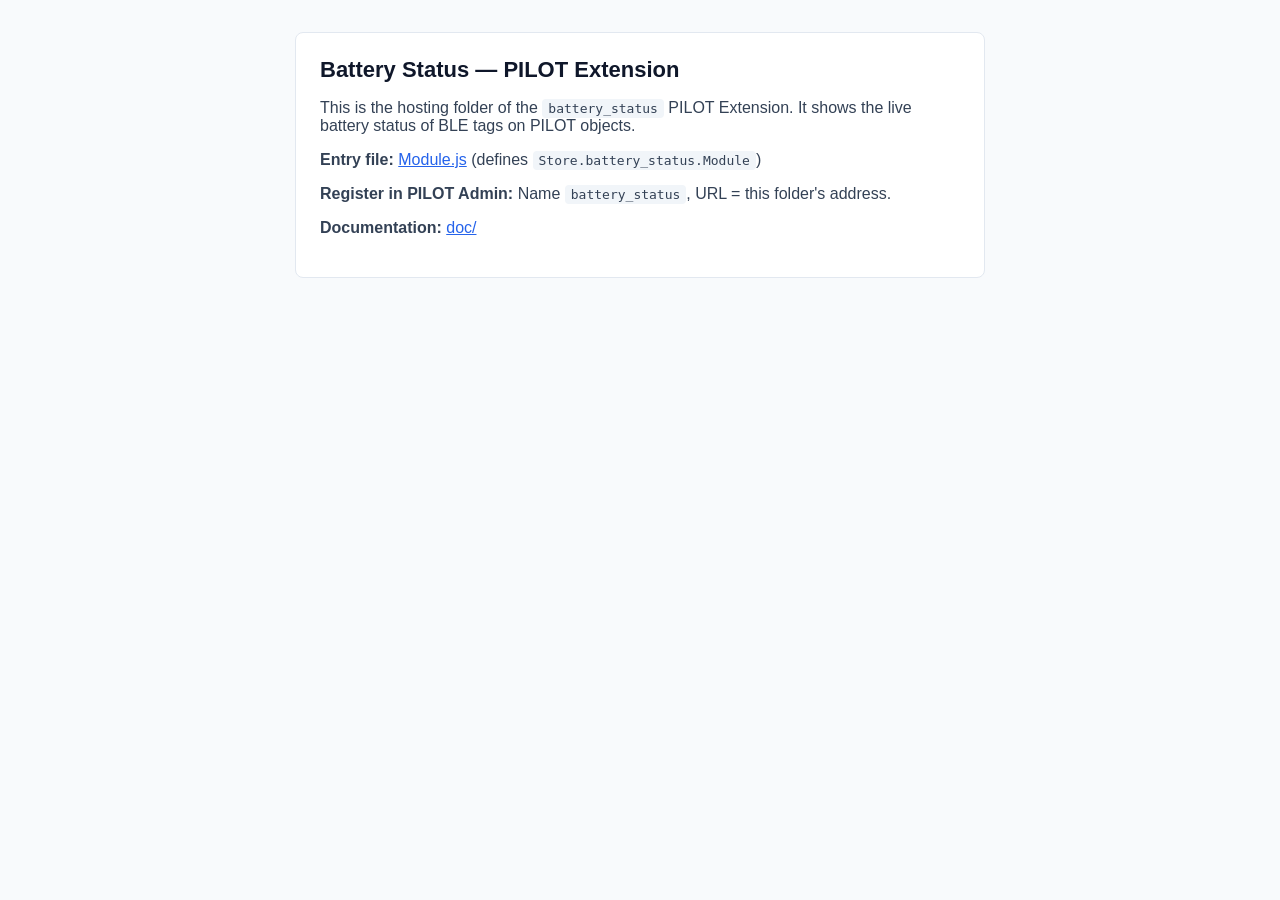
<file: index.html>
<!doctype html>
<html lang="en">
<head>
    <meta charset="utf-8">
    <meta name="viewport" content="width=device-width, initial-scale=1">
    <title>Battery Status PILOT Extension</title>
    <style>
        body { font-family: Arial, Helvetica, sans-serif; color: #334155; background: #f8fafc; margin: 0; padding: 32px 16px; }
        main { max-width: 640px; margin: 0 auto; background: #ffffff; border: 1px solid #e2e8f0; border-radius: 8px; padding: 24px; }
        h1 { font-size: 22px; margin: 0 0 12px; color: #0f172a; }
        code { background: #f1f5f9; padding: 2px 6px; border-radius: 4px; }
        a { color: #2563eb; }
    </style>
</head>
<body>
<main>
    <h1>Battery Status &mdash; PILOT Extension</h1>
    <p>This is the hosting folder of the <code>battery_status</code> PILOT Extension.
       It shows the live battery status of BLE tags on PILOT objects.</p>
    <p><strong>Entry file:</strong> <a href="Module.js">Module.js</a> (defines <code>Store.battery_status.Module</code>)</p>
    <p><strong>Register in PILOT Admin:</strong> Name <code>battery_status</code>, URL = this folder's address.</p>
    <p><strong>Documentation:</strong> <a href="doc/">doc/</a></p>
</main>
</body>
</html>
</file>
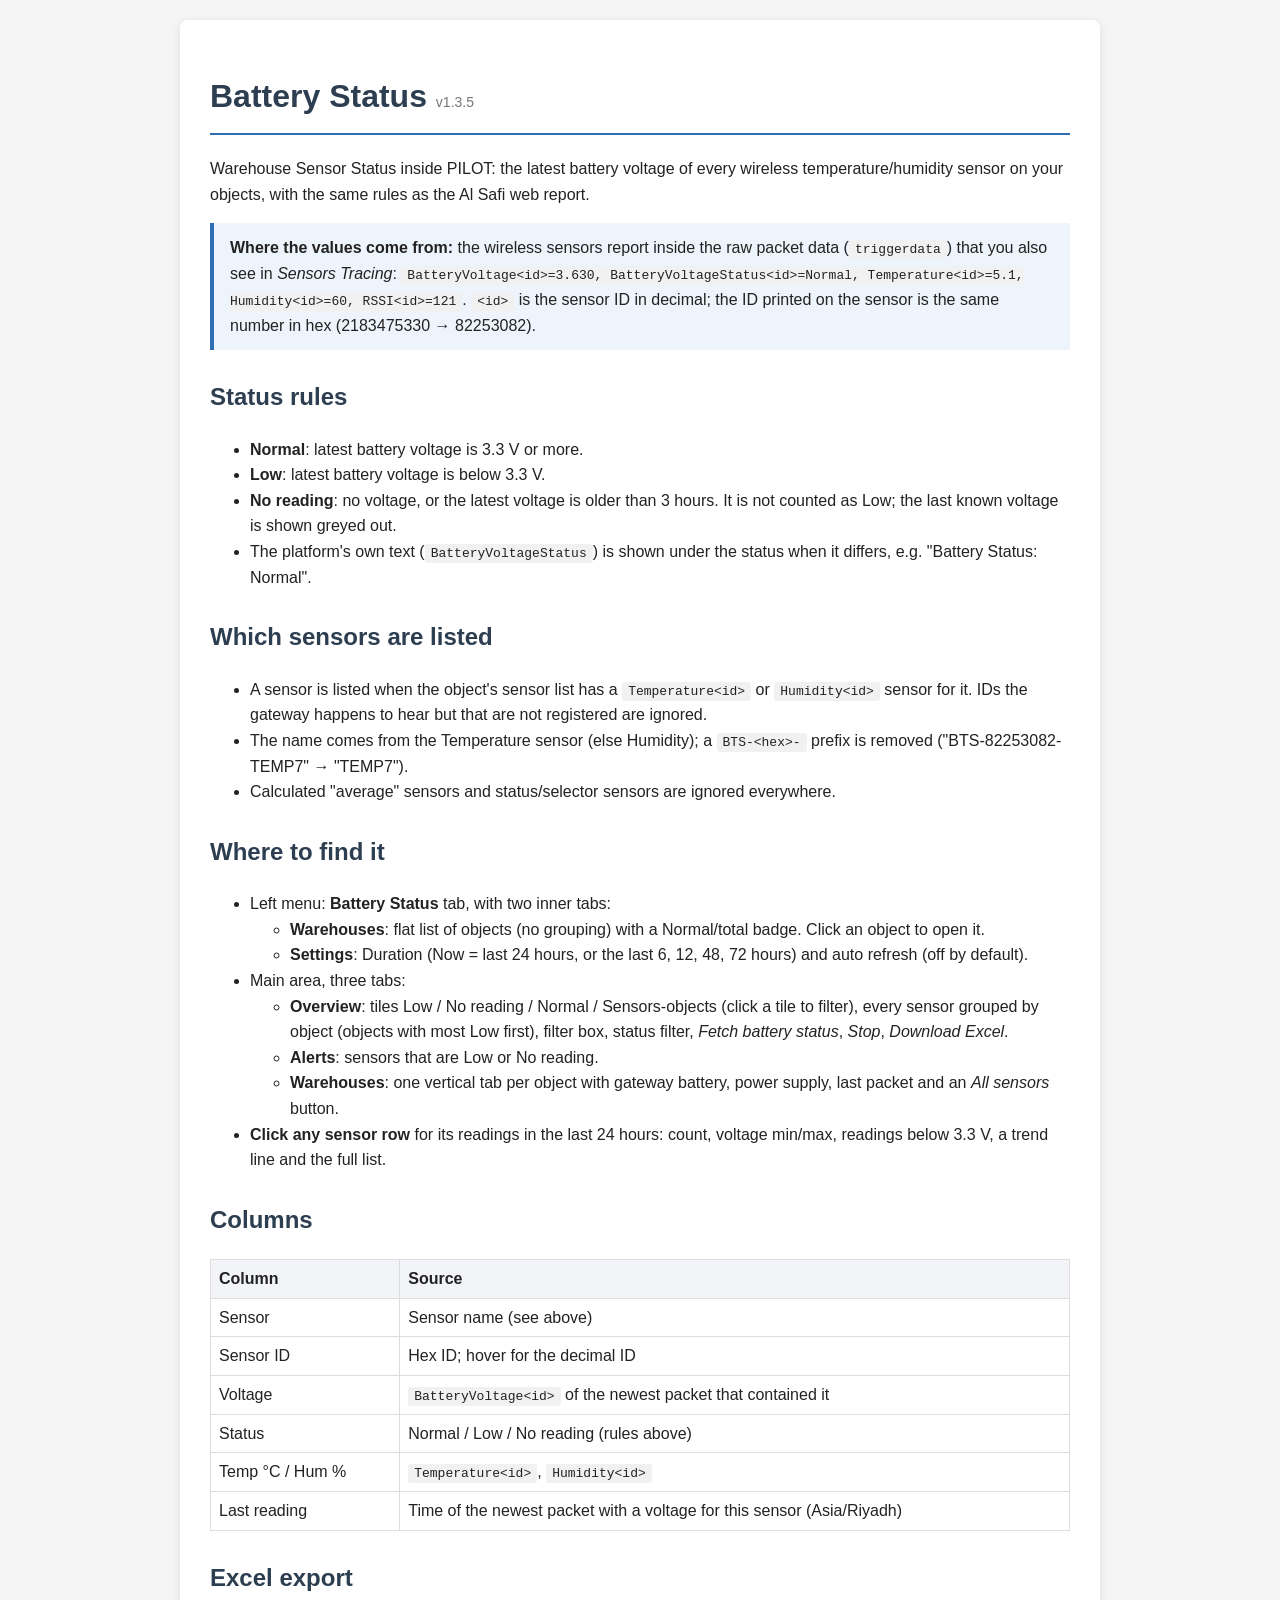
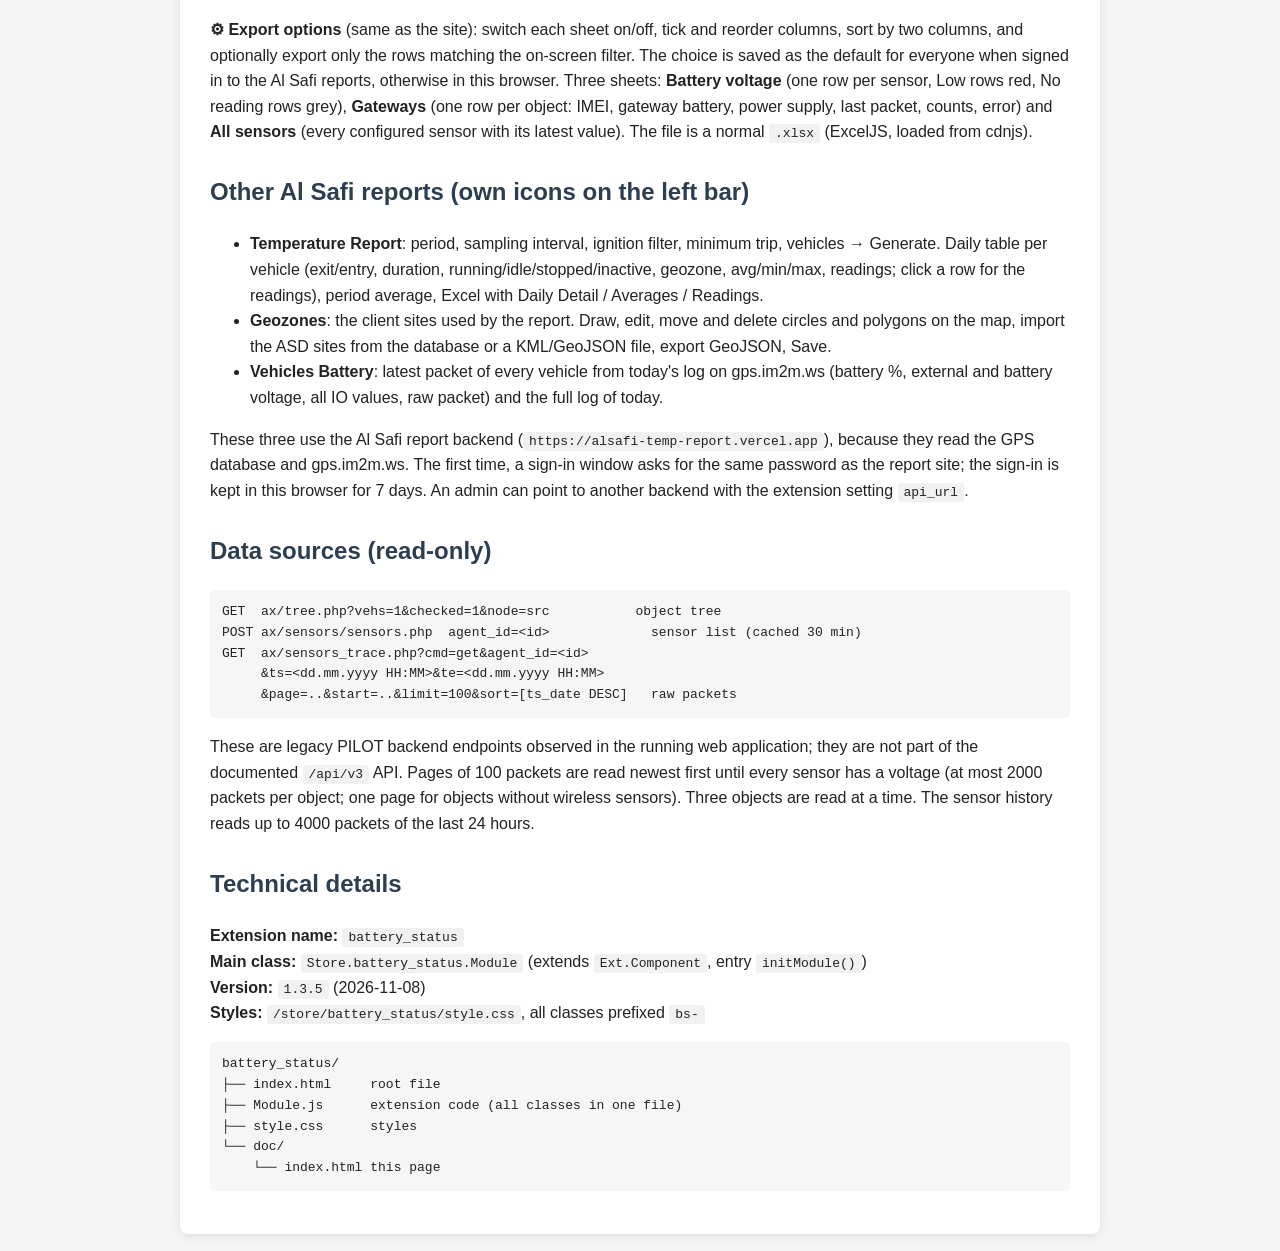
<file: doc/index.html>
<!DOCTYPE html>
<html lang="en">
<head>
    <meta charset="UTF-8">
    <meta name="viewport" content="width=device-width, initial-scale=1.0">
    <title>Battery Status - PILOT Extension</title>
    <style>
        body { font-family: Arial, sans-serif; line-height: 1.6; margin: 0; padding: 20px; background: #f5f5f5; color: #222; }
        .container { max-width: 860px; margin: 0 auto; background: #fff; padding: 30px; border-radius: 8px; box-shadow: 0 2px 10px rgba(0,0,0,.1); }
        h1 { color: #2c3e50; border-bottom: 2px solid #2f6db5; padding-bottom: 10px; }
        h2 { color: #2c3e50; margin-top: 28px; }
        .box { background: #eef4fb; padding: 12px 16px; margin: 14px 0; border-left: 4px solid #2f6db5; }
        code { background: #f1f1f1; padding: 2px 6px; border-radius: 3px; font-family: monospace; }
        pre { background: #f6f6f6; padding: 12px; border-radius: 4px; overflow-x: auto; }
        table { border-collapse: collapse; width: 100%; }
        th, td { border: 1px solid #ddd; padding: 6px 8px; text-align: left; vertical-align: top; }
        th { background: #f2f4f7; }
    </style>
</head>
<body>
<div class="container">
    <h1>Battery Status <small style="font-size:14px;color:#777;font-weight:normal">v1.3.5</small></h1>
    <p>Warehouse Sensor Status inside PILOT: the latest battery voltage of every wireless temperature/humidity sensor on your objects, with the same rules as the Al Safi web report.</p>

    <div class="box">
        <strong>Where the values come from:</strong> the wireless sensors report inside the raw packet data
        (<code>triggerdata</code>) that you also see in <em>Sensors Tracing</em>:
        <code>BatteryVoltage&lt;id&gt;=3.630, BatteryVoltageStatus&lt;id&gt;=Normal, Temperature&lt;id&gt;=5.1, Humidity&lt;id&gt;=60, RSSI&lt;id&gt;=121</code>.
        <code>&lt;id&gt;</code> is the sensor ID in decimal; the ID printed on the sensor is the same number in hex (2183475330 &rarr; 82253082).
    </div>

    <h2>Status rules</h2>
    <ul>
        <li><strong>Normal</strong>: latest battery voltage is 3.3 V or more.</li>
        <li><strong>Low</strong>: latest battery voltage is below 3.3 V.</li>
        <li><strong>No reading</strong>: no voltage, or the latest voltage is older than 3 hours. It is not counted as Low; the last known voltage is shown greyed out.</li>
        <li>The platform's own text (<code>BatteryVoltageStatus</code>) is shown under the status when it differs, e.g. "Battery Status: Normal".</li>
    </ul>

    <h2>Which sensors are listed</h2>
    <ul>
        <li>A sensor is listed when the object's sensor list has a <code>Temperature&lt;id&gt;</code> or <code>Humidity&lt;id&gt;</code> sensor for it. IDs the gateway happens to hear but that are not registered are ignored.</li>
        <li>The name comes from the Temperature sensor (else Humidity); a <code>BTS-&lt;hex&gt;-</code> prefix is removed ("BTS-82253082-TEMP7" &rarr; "TEMP7").</li>
        <li>Calculated "average" sensors and status/selector sensors are ignored everywhere.</li>
    </ul>

    <h2>Where to find it</h2>
    <ul>
        <li>Left menu: <strong>Battery Status</strong> tab, with two inner tabs:
            <ul>
                <li><strong>Warehouses</strong>: flat list of objects (no grouping) with a Normal/total badge. Click an object to open it.</li>
                <li><strong>Settings</strong>: Duration (Now = last 24 hours, or the last 6, 12, 48, 72 hours) and auto refresh (off by default).</li>
            </ul>
        </li>
        <li>Main area, three tabs:
            <ul>
                <li><strong>Overview</strong>: tiles Low / No reading / Normal / Sensors-objects (click a tile to filter), every sensor grouped by object (objects with most Low first), filter box, status filter, <em>Fetch battery status</em>, <em>Stop</em>, <em>Download Excel</em>.</li>
                <li><strong>Alerts</strong>: sensors that are Low or No reading.</li>
                <li><strong>Warehouses</strong>: one vertical tab per object with gateway battery, power supply, last packet and an <em>All sensors</em> button.</li>
            </ul>
        </li>
        <li><strong>Click any sensor row</strong> for its readings in the last 24 hours: count, voltage min/max, readings below 3.3 V, a trend line and the full list.</li>
    </ul>

    <h2>Columns</h2>
    <table>
        <tr><th>Column</th><th>Source</th></tr>
        <tr><td>Sensor</td><td>Sensor name (see above)</td></tr>
        <tr><td>Sensor ID</td><td>Hex ID; hover for the decimal ID</td></tr>
        <tr><td>Voltage</td><td><code>BatteryVoltage&lt;id&gt;</code> of the newest packet that contained it</td></tr>
        <tr><td>Status</td><td>Normal / Low / No reading (rules above)</td></tr>
        <tr><td>Temp °C / Hum %</td><td><code>Temperature&lt;id&gt;</code>, <code>Humidity&lt;id&gt;</code></td></tr>
        <tr><td>Last reading</td><td>Time of the newest packet with a voltage for this sensor (Asia/Riyadh)</td></tr>
    </table>

    <h2>Excel export</h2>
    <p><strong>⚙ Export options</strong> (same as the site): switch each sheet on/off, tick and reorder columns, sort by two columns, and optionally export only the rows matching the on-screen filter. The choice is saved as the default for everyone when signed in to the Al Safi reports, otherwise in this browser. Three sheets: <strong>Battery voltage</strong> (one row per sensor, Low rows red, No reading rows grey), <strong>Gateways</strong> (one row per object: IMEI, gateway battery, power supply, last packet, counts, error) and <strong>All sensors</strong> (every configured sensor with its latest value). The file is a normal <code>.xlsx</code> (ExcelJS, loaded from cdnjs).</p>

    <h2>Other Al Safi reports (own icons on the left bar)</h2>
    <ul>
        <li><strong>Temperature Report</strong>: period, sampling interval, ignition filter, minimum trip, vehicles &rarr; Generate. Daily table per vehicle (exit/entry, duration, running/idle/stopped/inactive, geozone, avg/min/max, readings; click a row for the readings), period average, Excel with Daily Detail / Averages / Readings.</li>
        <li><strong>Geozones</strong>: the client sites used by the report. Draw, edit, move and delete circles and polygons on the map, import the ASD sites from the database or a KML/GeoJSON file, export GeoJSON, Save.</li>
        <li><strong>Vehicles Battery</strong>: latest packet of every vehicle from today's log on gps.im2m.ws (battery %, external and battery voltage, all IO values, raw packet) and the full log of today.</li>
    </ul>
    <p>These three use the Al Safi report backend (<code>https://alsafi-temp-report.vercel.app</code>), because they read the GPS database and gps.im2m.ws. The first time, a sign-in window asks for the same password as the report site; the sign-in is kept in this browser for 7 days. An admin can point to another backend with the extension setting <code>api_url</code>.</p>

    <h2>Data sources (read-only)</h2>
    <pre>GET  ax/tree.php?vehs=1&amp;checked=1&amp;node=src           object tree
POST ax/sensors/sensors.php  agent_id=&lt;id&gt;             sensor list (cached 30 min)
GET  ax/sensors_trace.php?cmd=get&amp;agent_id=&lt;id&gt;
     &amp;ts=&lt;dd.mm.yyyy HH:MM&gt;&amp;te=&lt;dd.mm.yyyy HH:MM&gt;
     &amp;page=..&amp;start=..&amp;limit=100&amp;sort=[ts_date DESC]   raw packets</pre>
    <p>These are legacy PILOT backend endpoints observed in the running web application; they are not part of the documented <code>/api/v3</code> API. Pages of 100 packets are read newest first until every sensor has a voltage (at most 2000 packets per object; one page for objects without wireless sensors). Three objects are read at a time. The sensor history reads up to 4000 packets of the last 24 hours.</p>

    <h2>Technical details</h2>
    <p><strong>Extension name:</strong> <code>battery_status</code><br>
       <strong>Main class:</strong> <code>Store.battery_status.Module</code> (extends <code>Ext.Component</code>, entry <code>initModule()</code>)<br>
       <strong>Version:</strong> <code>1.3.5</code> (2026-11-08)<br>
       <strong>Styles:</strong> <code>/store/battery_status/style.css</code>, all classes prefixed <code>bs-</code></p>
    <pre>battery_status/
├── index.html     root file
├── Module.js      extension code (all classes in one file)
├── style.css      styles
└── doc/
    └── index.html this page</pre>
</div>
</body>
</html>
</file>
